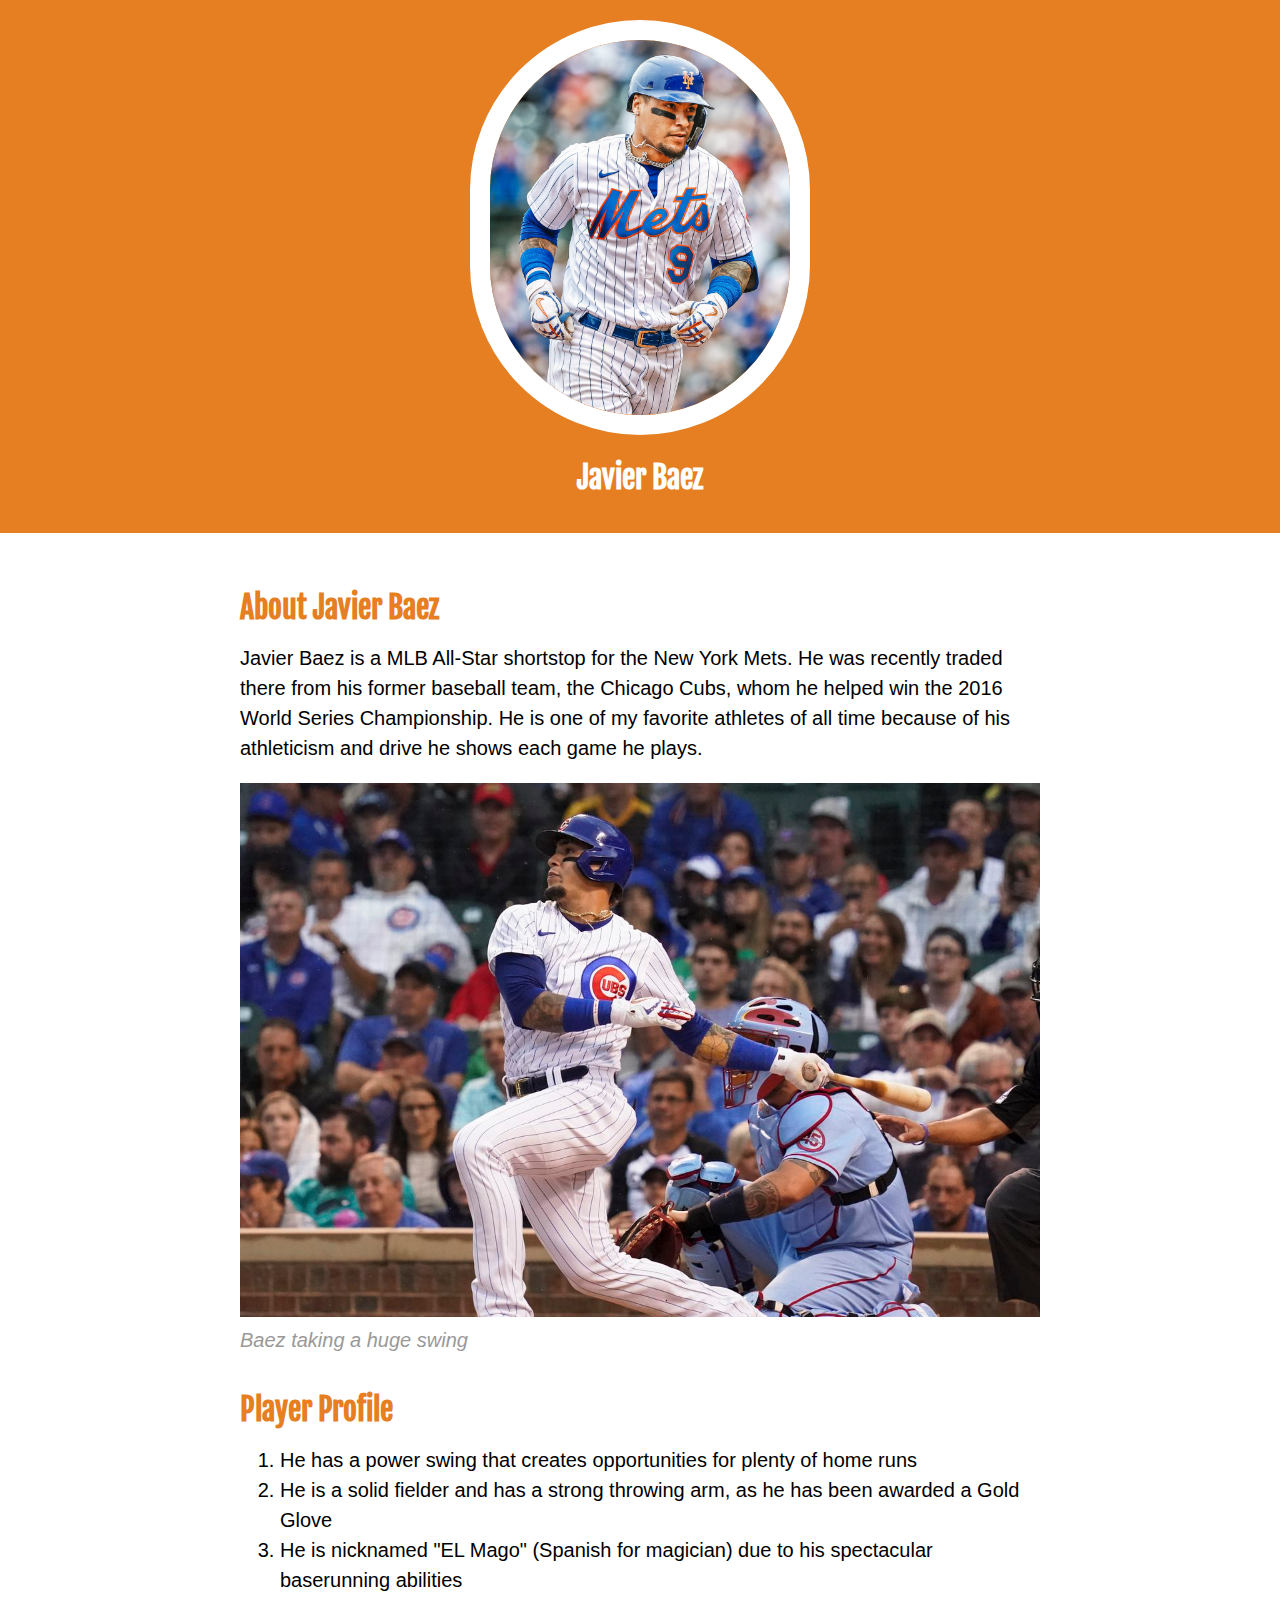
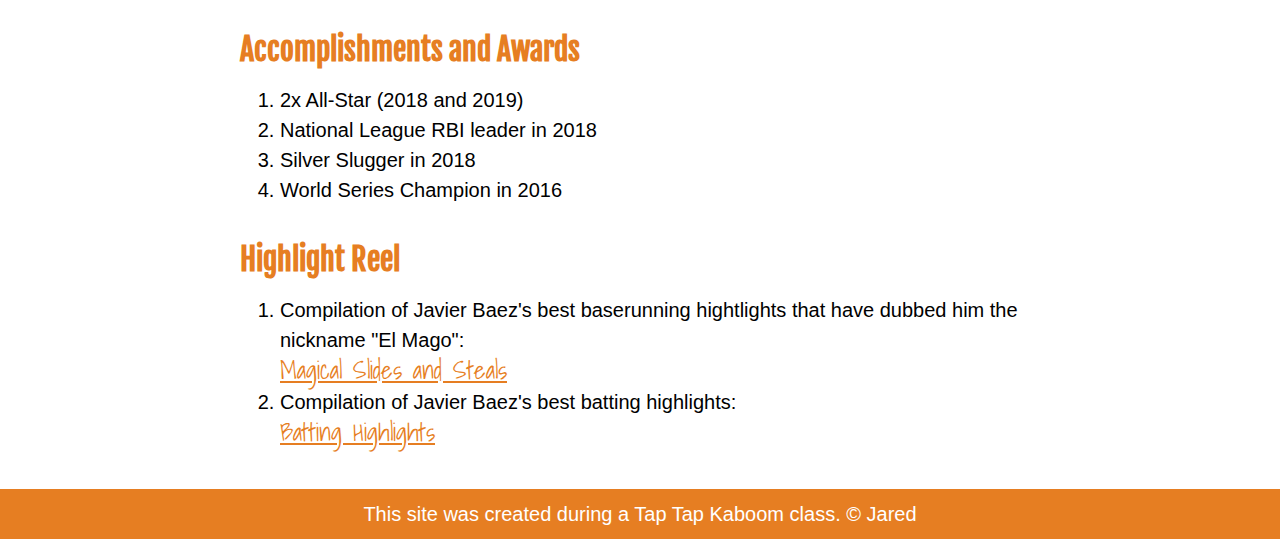
<file: index.html>
<!DOCTYPE html>
<html>
<head>
	<title>Javier Baez</title>
	<link rel="icon" href="img/baez-avatar.jpeg">
	<link href="https://fonts.googleapis.com/css2?family=Fjalla+One&display=swap" rel="stylesheet">
	<link href="https://fonts.googleapis.com/css2?family=Shadows+Into+Light&display=swap" rel="stylesheet">
	<link rel="stylesheet" type="text/css" href="css/hero.css">
</head>
<body>
	<!-- header element -->
	<header>
		<img src="img/baez-avatar.jpeg">
		<h1>Javier Baez</h1>
	</header>

	<!-- main element -->
	<main>
		<h2>About Javier Baez</h2>
		<p>Javier Baez is a MLB All-Star shortstop for the New York Mets. He was recently traded there from his former baseball team, the Chicago Cubs, whom he helped win the 2016 World Series Championship. He is one of my favorite athletes of all time because of his athleticism and drive he shows each game he plays.</p>
		<img src="img/baez-big.jpeg">
		<p class="caption">Baez taking a huge swing</p>

		<!-- Player Profile -->
		<h2>Player Profile</h2>
		<ol>
			<li>He has a power swing that creates opportunities for plenty of home runs</li>
			<li>He is a solid fielder and has a strong throwing arm, as he has been awarded a Gold Glove</li>
			<li>He is nicknamed "EL Mago" (Spanish for magician) due to his spectacular baserunning abilities</li>
		</ol>

		<!-- Accomplishments and Awards -->
		<h2>Accomplishments and Awards</h2>
		<ol>
			<li>2x All-Star (2018 and 2019)</li>
			<li>National League RBI leader in 2018</li>
			<li>Silver Slugger in 2018</li>
			<li>World Series Champion in 2016</li>
		</ol>

		<!-- Highlight Reel -->
		<h2>Highlight Reel</h2>
		<ol>
			<li>Compilation of Javier Baez's best baserunning hightlights that have dubbed him the nickname "El Mago":</li><a href="https://www.youtube.com/watch?v=upXHTI98fTg">Magical Slides and Steals</a></li>
			<li>Compilation of Javier Baez's best batting highlights:</li><a href="https://www.youtube.com/watch?v=JktYTXygbf0">Batting Highlights</a>
			
	</main>

	<!-- Footer element -->
	<footer>
		<p>This site was created during a Tap Tap Kaboom</a> class. &copy; Jared</p>
	</footer>
</body>
</html>
</file>
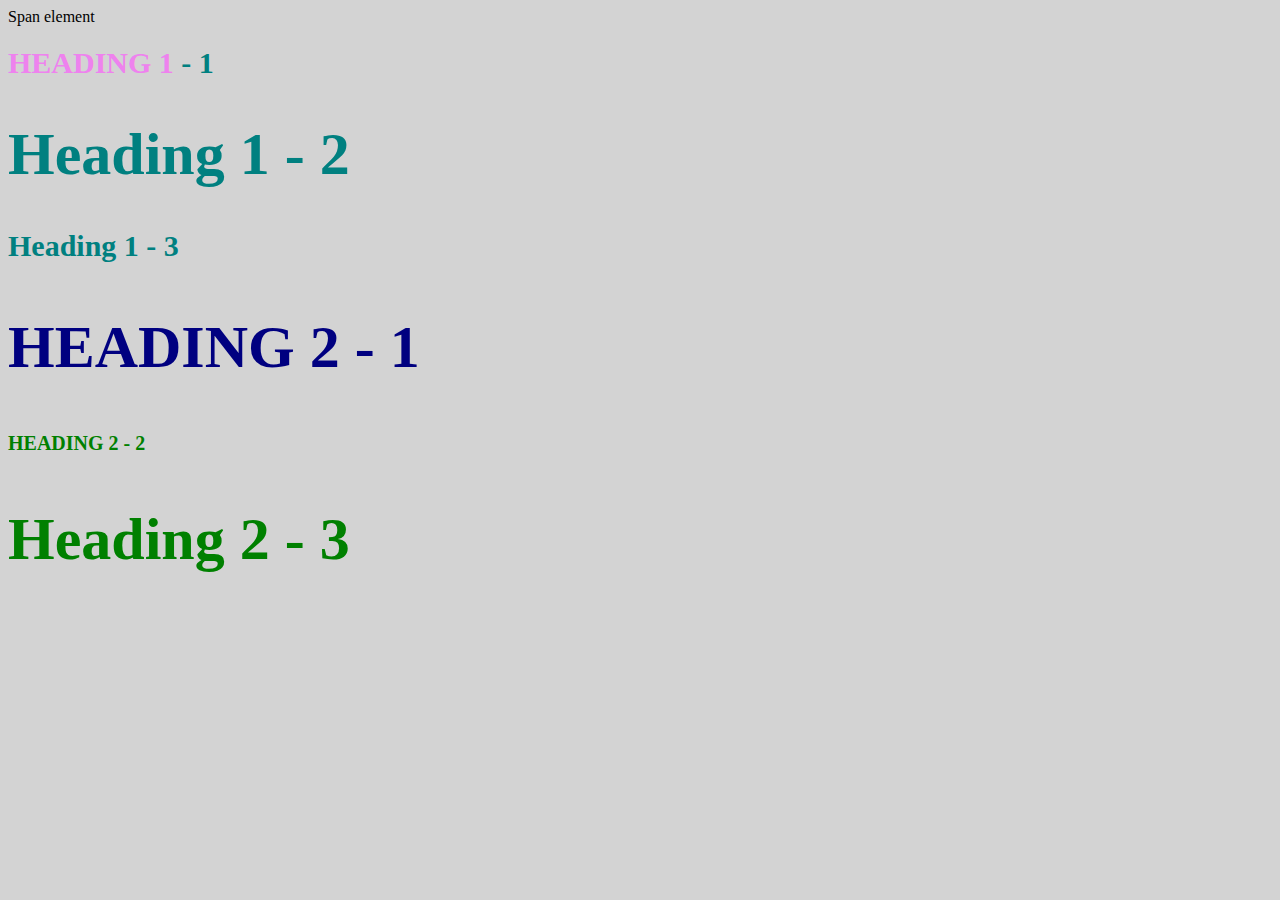
<file: style_test.html>
<!DOCTYPE html>
<html>
<head>
	<title>Style test</title>
	<link rel="stylesheet" type="text/css" href="css/test.css">
</head>
<body>
	<span>Span element</span>
	<h1 class="uppercase"><span>Heading 1</span> - 1</h1>
	<h1 class="big">Heading 1 - 2</h1>
	<h1>Heading 1 - 3</h1>
	<h2 class="big uppercase">Heading 2 - 1</h2>
	<h2 class="uppercase">Heading 2 - 2</h2>
	<h2 class="big">Heading 2 - 3</h2>

</body>
</html>
</file>
<file: css/hero.css>
body{
	margin: 0;
	font-family: 'Helvetica', 'Arial', sans-serif;
	font-size: 20px;
	line-height: 30px;
}

header{
	background-color: #E67E22;
	text-align: center;
	padding-top: 20px;
	padding-bottom: 20px;
}

h1, h2{
	font-family: 'Fjalla One', sans-serif;
}

/* header styles */

header h1{
	color: white;
	font-size: 30px;
}

header img{
	border-radius: 170px;
    width: 300px;
    border: 20px solid white;
}

main{
	max-width: 800px;
	margin: 0 auto;
	padding: 20px
}

main img{
	max-width: 100%
}

h2{
	font-size: 30px;
	color: #E67E22;
	margin: 40px 0 10px;
}

a{
	color: #E67E22;
	font-family: 'Shadows Into Light', cursive;
	font-size: 25px
}
a:hover{
	color: white;
	background-color: #140B97
}

footer{
	background-color: #E67E22;
	text-align: center;
	color: white;
	padding: 10px;
}

footer p{
	margin: 0;
}
footer a{
	color: white;
}

footer a:hover{
	opacity: .5;
	background-color: transparent;
}

p.caption{
	color: #999999;
	font-style: italic;
	margin-top: 0;
}
</file>
<file: css/test.css>
body{
	background-color: lightgrey;
}

h1{
font-size: 30px;
color: teal;
}

h2{
color: red;
font-size: 20px;
}

h2{
color: green;
}

.big{
font-size: 60px;
}

.uppercase{
text-transform: uppercase;
}

.big.uppercase{
color: navy;
}

h1 span{
color: violet;
}
</file>
